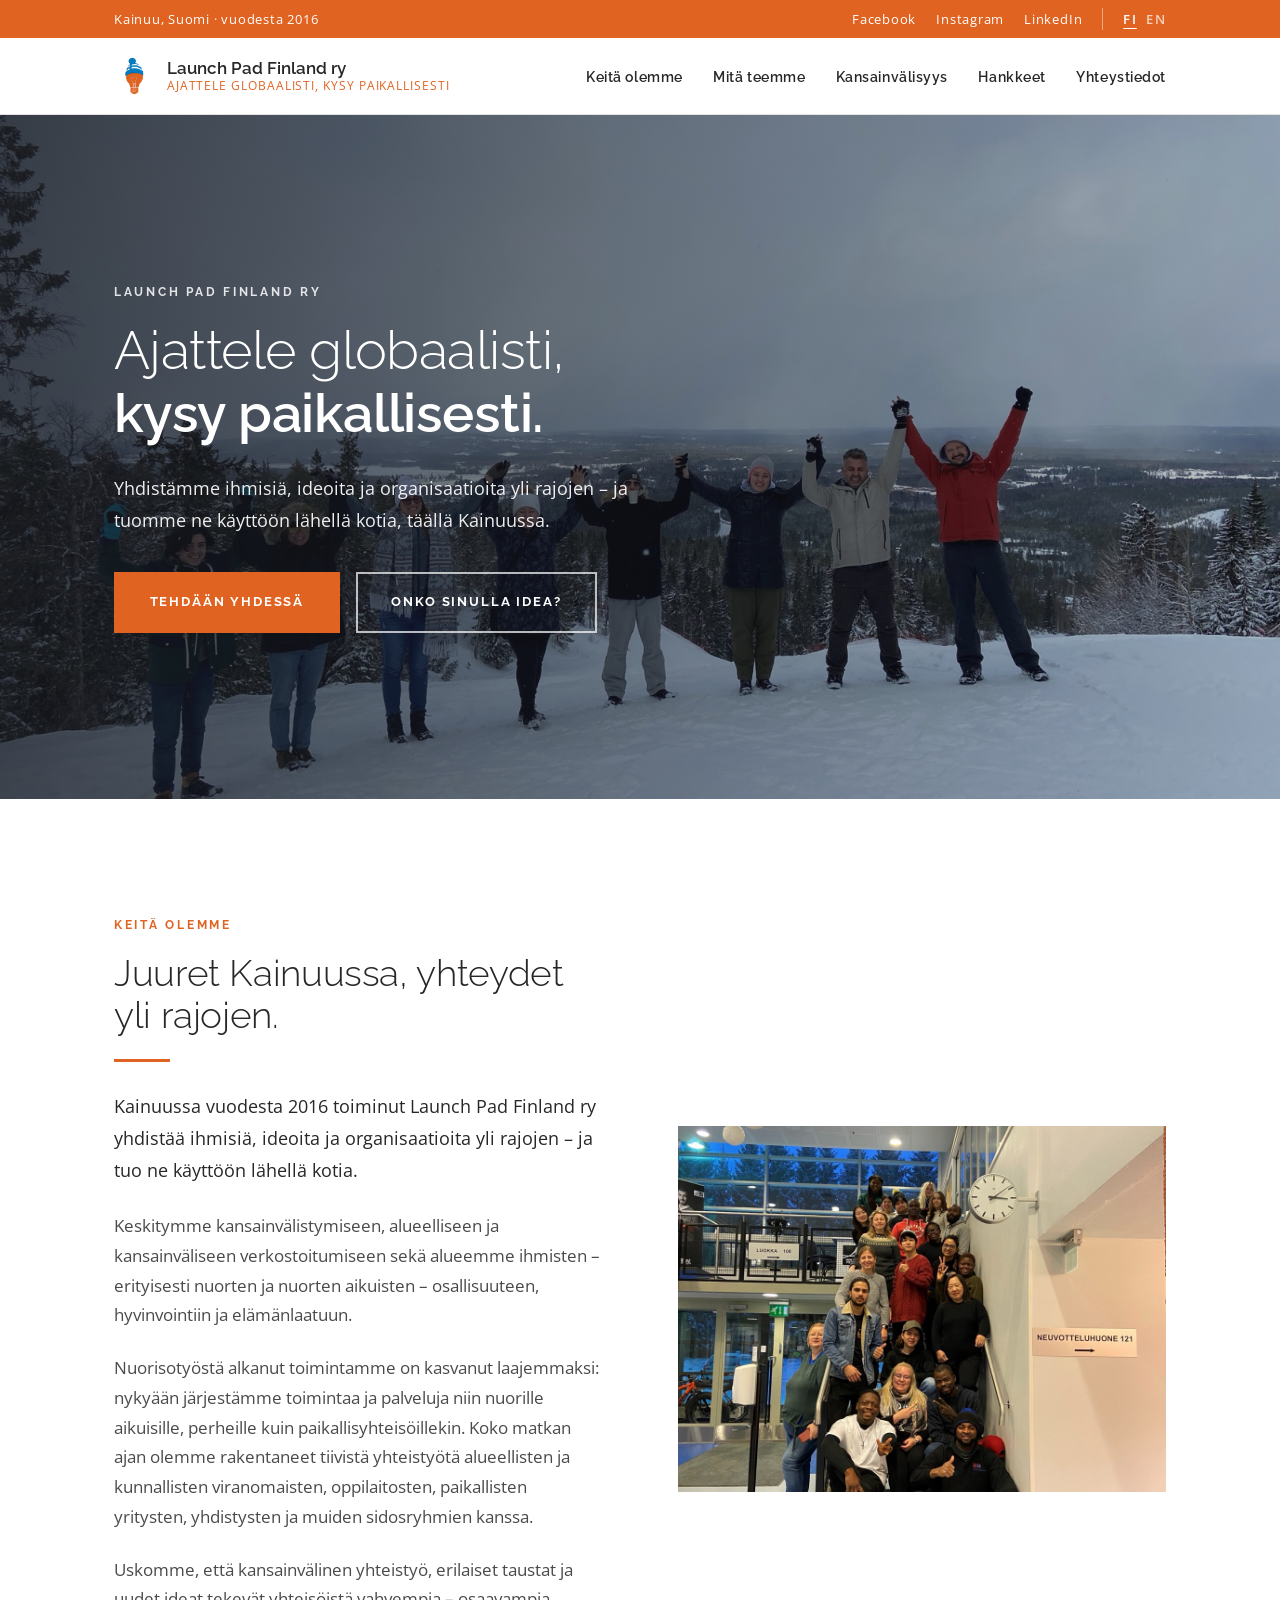
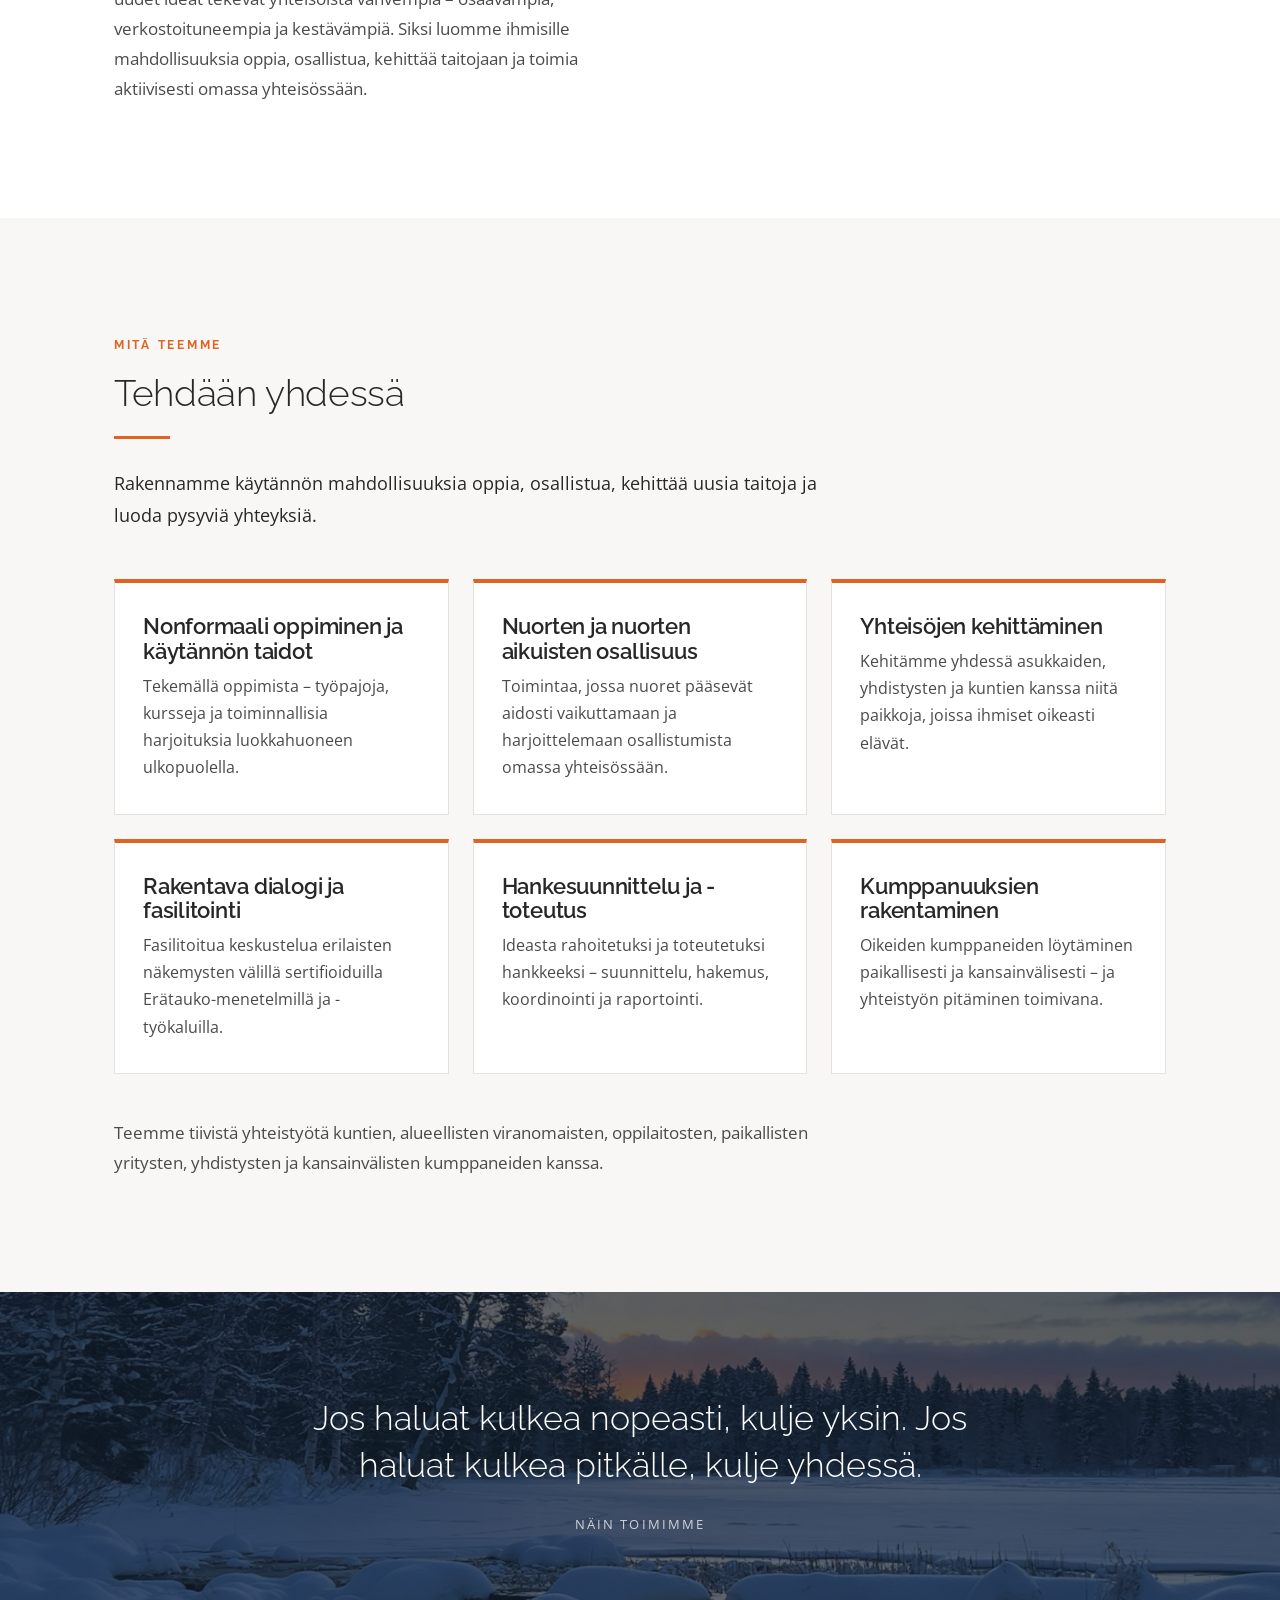
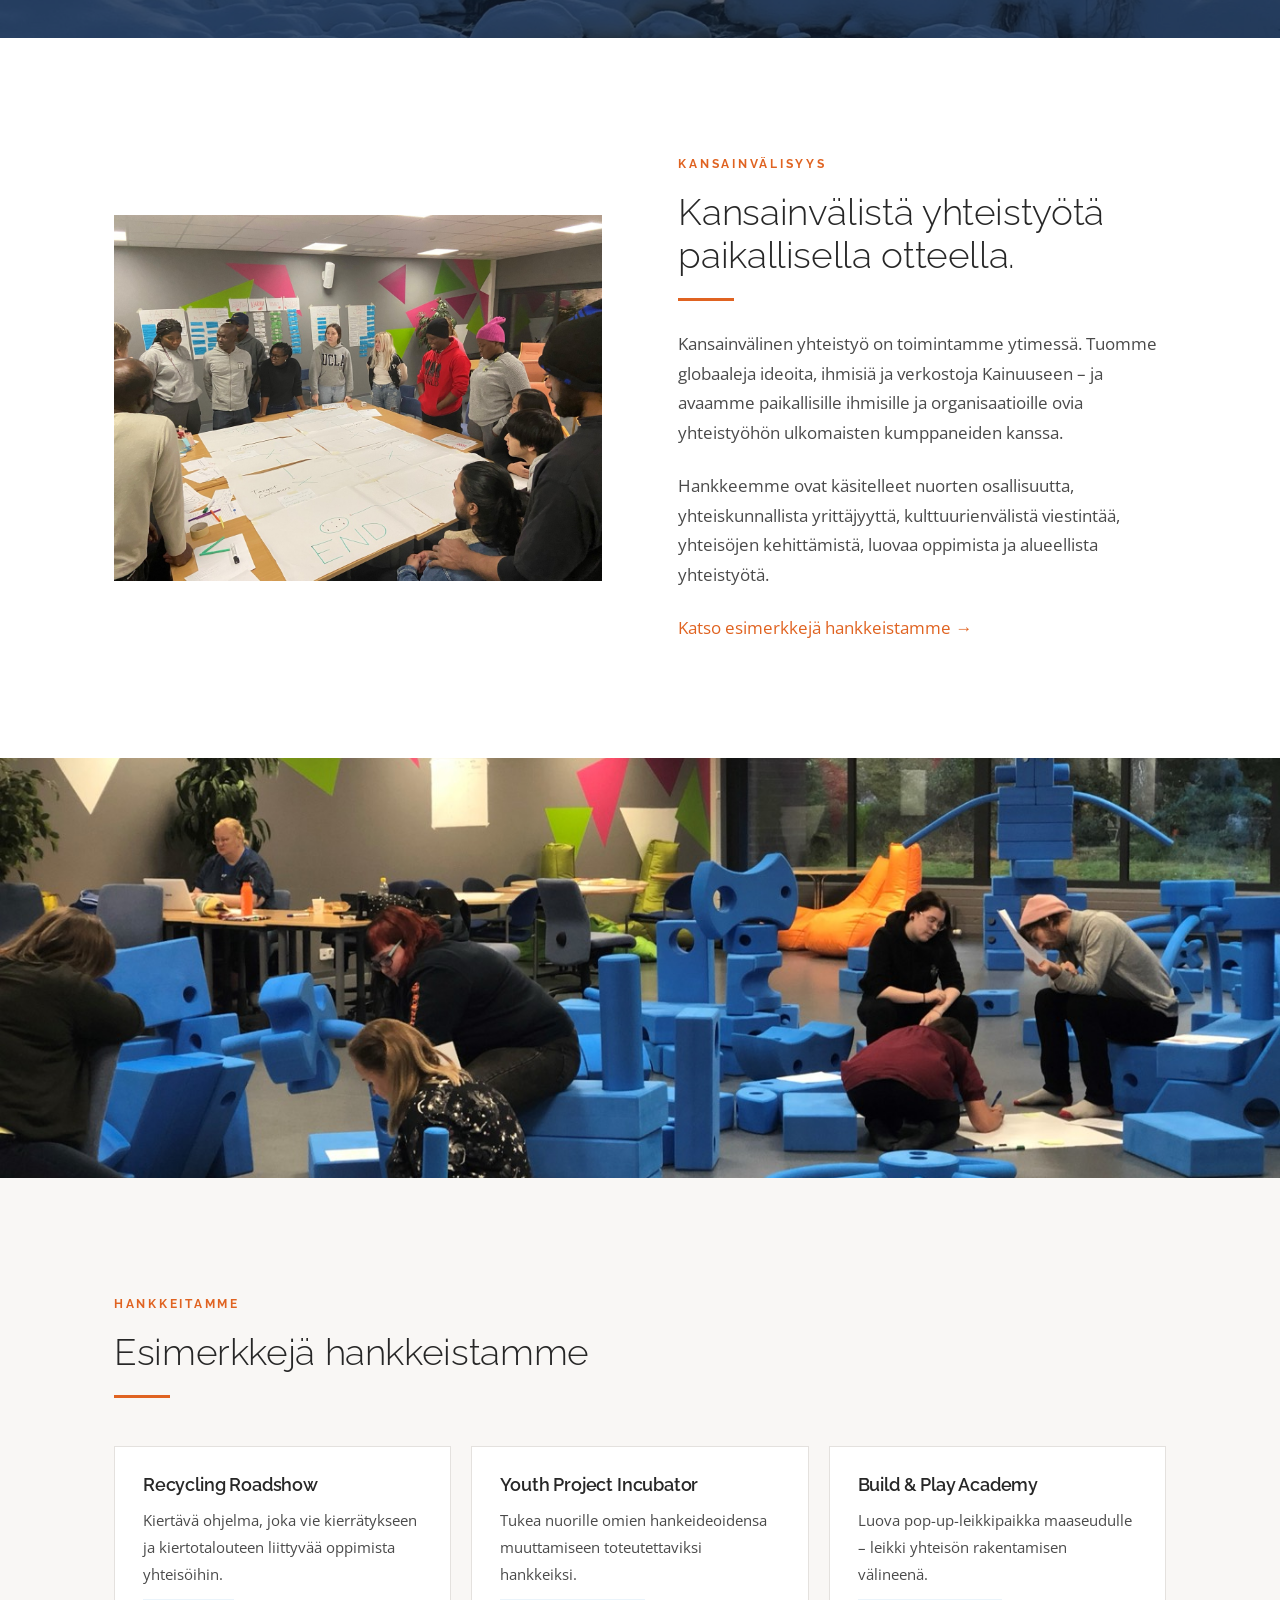
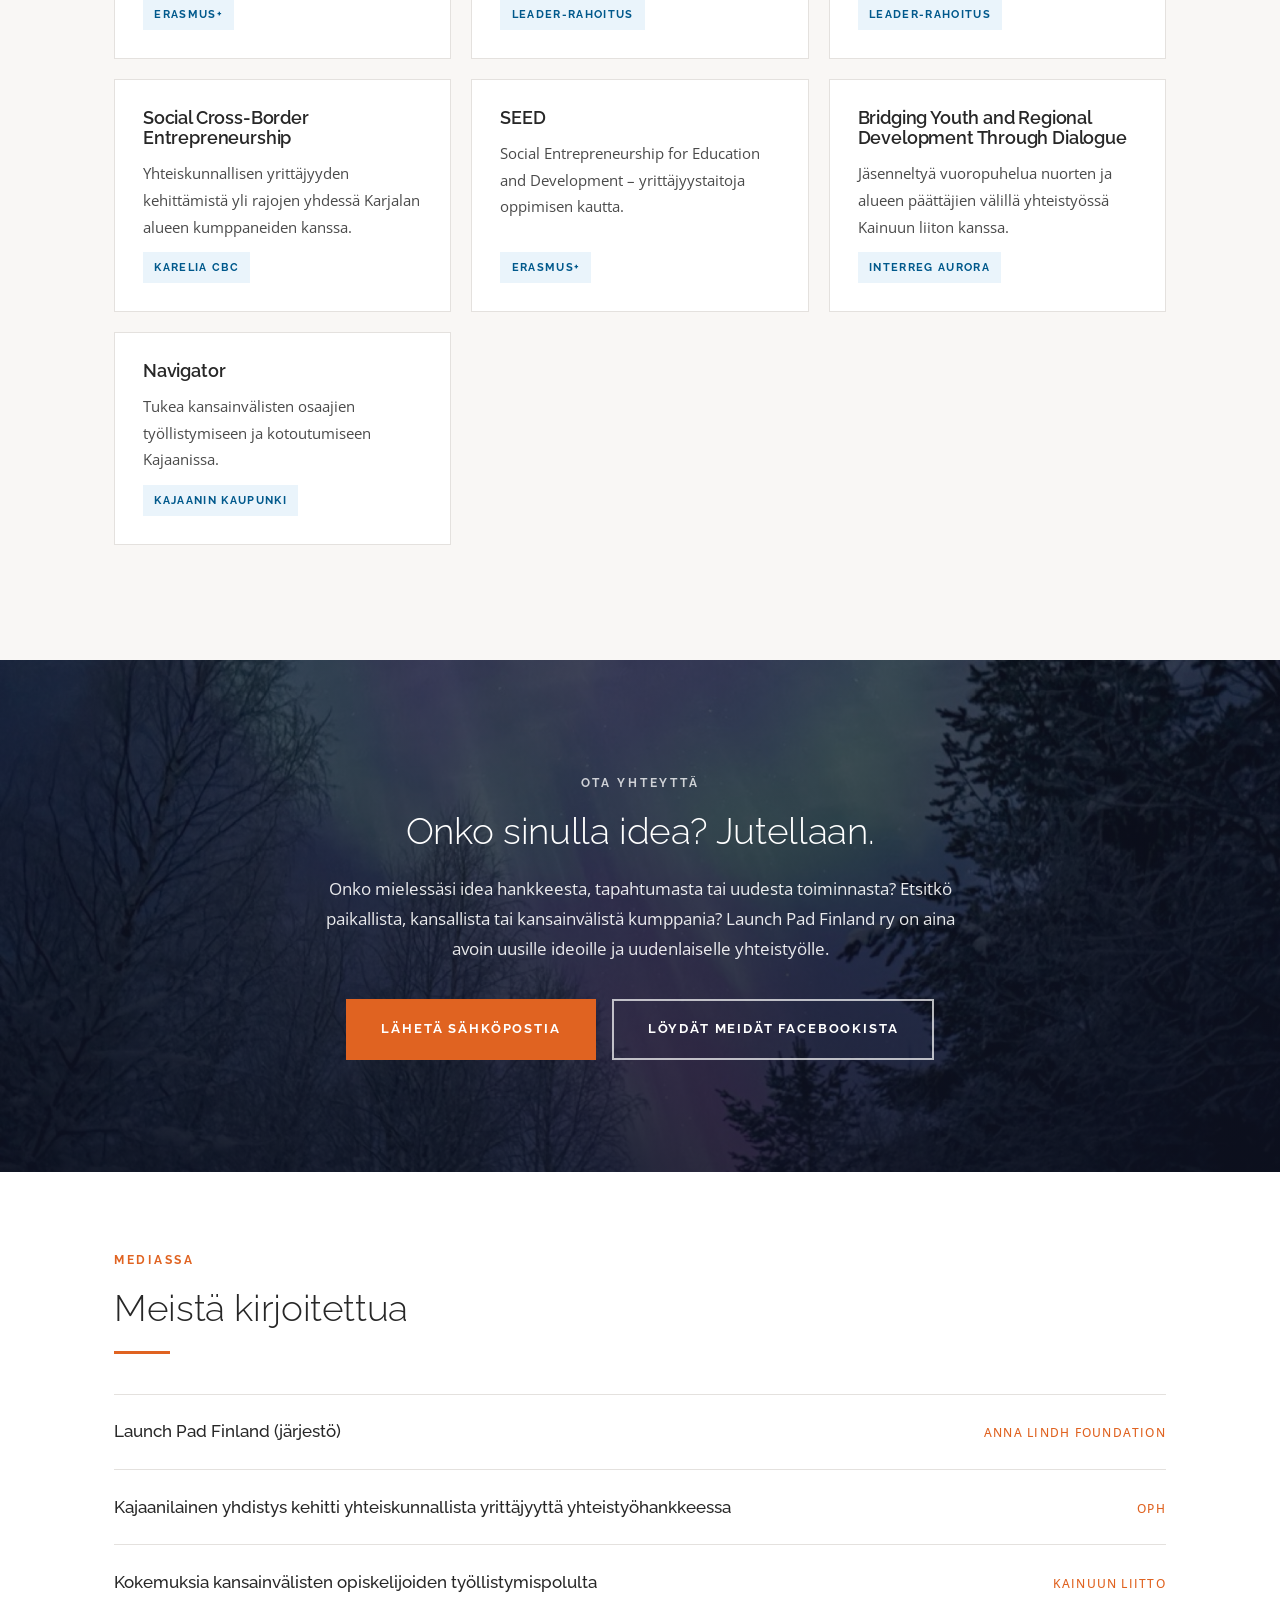
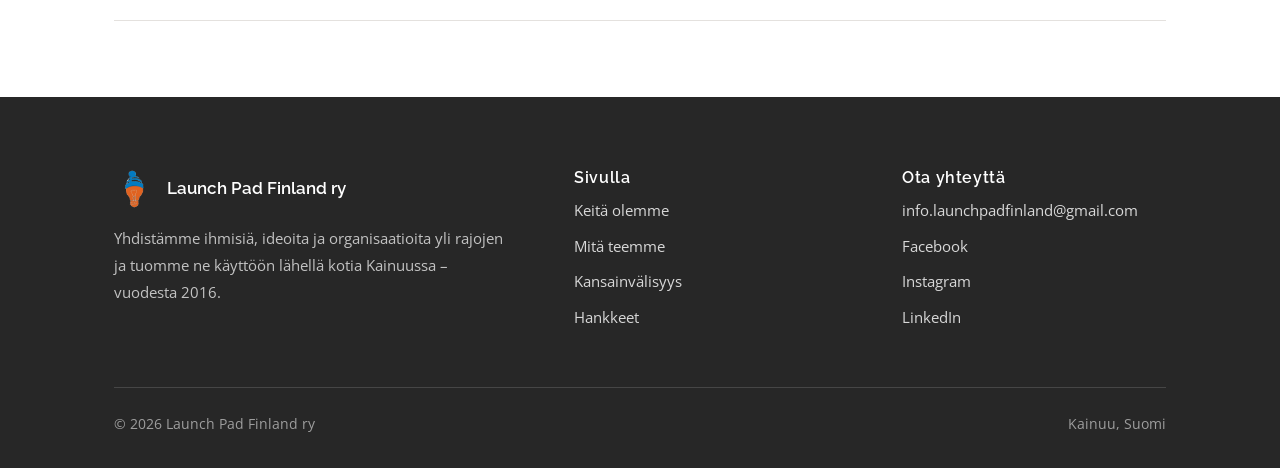
<file: index.html>
<!DOCTYPE html>
<html lang="fi">
<head>
<meta charset="utf-8">
<meta name="viewport" content="width=device-width, initial-scale=1">
<title>Launch Pad Finland ry — Ajattele globaalisti, kysy paikallisesti.</title>
<meta name="description" content="Kainuussa vuodesta 2016 toiminut Launch Pad Finland ry yhdistää ihmisiä, ideoita ja organisaatioita yli rajojen – ja tuo ne käyttöön lähellä kotia.">
<meta property="og:title" content="Launch Pad Finland ry — Ajattele globaalisti, kysy paikallisesti.">
<meta property="og:description" content="Kansainvälistymistä, verkostoitumista sekä kainuulaisten osallisuutta ja hyvinvointia.">
<meta property="og:type" content="website">
<meta property="og:image" content="assets/img/hero.jpg">
<meta name="robots" content="noindex, nofollow">
<meta property="og:locale" content="fi_FI">
<link rel="alternate" hreflang="fi" href="https://launchpadfinland.github.io/">
<link rel="alternate" hreflang="en" href="https://launchpadfinland.github.io/en/">
<link rel="alternate" hreflang="x-default" href="https://launchpadfinland.github.io/">
<link rel="icon" href="assets/img/logo.png">
<link rel="preconnect" href="https://fonts.googleapis.com">
<link rel="preconnect" href="https://fonts.gstatic.com" crossorigin>
<link href="https://fonts.googleapis.com/css2?family=Open+Sans:wght@400;600&family=Raleway:wght@300;400;500;600;700&display=swap" rel="stylesheet">
<link rel="stylesheet" href="assets/css/style.css">
</head>
<body>

<!-- Utility bar -------------------------------------------------------- -->
<div class="topbar">
  <div class="shell">
    <span>Kainuu, Suomi &middot; vuodesta 2016</span>
    <div class="topbar__links">
      <a href="https://www.facebook.com/launchpadfinland" target="_blank" rel="noopener">Facebook</a>
      <a href="https://www.instagram.com/launchpadfinland/" target="_blank" rel="noopener">Instagram</a>
      <a href="https://www.linkedin.com/company/launch-pad-finland/" target="_blank" rel="noopener">LinkedIn</a>
      <nav class="lang-switch" aria-label="Kieli / Language">
        <a href="./" lang="fi" hreflang="fi" aria-current="page">FI</a>
        <a href="en/" lang="en" hreflang="en">EN</a>
      </nav>
    </div>
  </div>
</div>

<!-- Header -------------------------------------------------------------- -->
<header class="site-header">
  <div class="shell">
    <a class="brand" href="#top">
      <img src="assets/img/logo.png" alt="Launch Pad Finland ry:n logo – hehkulamppu pipo päässä">
      <span class="brand__name">
        Launch Pad Finland ry
        <span class="brand__tag">Ajattele globaalisti, kysy paikallisesti</span>
      </span>
    </a>

    <button class="nav-toggle" aria-expanded="false" aria-controls="primary-nav" aria-label="Valikko">
      <span></span><span></span><span></span>
    </button>

    <nav class="nav" id="primary-nav">
      <ul>
        <li><a href="#about">Keitä olemme</a></li>
        <li><a href="#work">Mitä teemme</a></li>
        <li><a href="#international">Kansainvälisyys</a></li>
        <li><a href="#projects">Hankkeet</a></li>
        <li><a href="#contact">Yhteystiedot</a></li>
      </ul>
    </nav>
  </div>
</header>

<!-- Hero ---------------------------------------------------------------- -->
<section class="hero" id="top">
  <div class="hero__media">
    <img src="assets/img/hero.jpg" alt="Ryhmä lumisella vaaran laella Kainuussa kädet ilmassa">
  </div>
  <div class="shell">
    <div class="hero__inner">
      <p class="eyebrow hero__eyebrow">Launch Pad Finland ry</p>
      <h1>Ajattele globaalisti,<br><strong>kysy paikallisesti.</strong></h1>
      <p class="hero__sub">Yhdistämme ihmisiä, ideoita ja organisaatioita yli rajojen – ja tuomme ne käyttöön lähellä kotia, täällä Kainuussa.</p>
      <div class="hero__actions">
        <a class="btn" href="#work">Tehdään yhdessä</a>
        <a class="btn btn--ghost" href="#contact">Onko sinulla idea?</a>
      </div>
    </div>
  </div>
</section>

<!-- Who we are ---------------------------------------------------------- -->
<section class="section" id="about">
  <div class="shell split reveal">
    <div class="split__text">
      <p class="eyebrow">Keitä olemme</p>
      <h2>Juuret Kainuussa, yhteydet yli rajojen.</h2>
      <hr class="rule">
      <p class="lede">Kainuussa vuodesta 2016 toiminut Launch Pad Finland ry yhdistää ihmisiä, ideoita ja organisaatioita yli rajojen – ja tuo ne käyttöön lähellä kotia.</p>
      <p>Keskitymme kansainvälistymiseen, alueelliseen ja kansainväliseen verkostoitumiseen sekä alueemme ihmisten – erityisesti nuorten ja nuorten aikuisten – osallisuuteen, hyvinvointiin ja elämänlaatuun.</p>
      <p>Nuorisotyöstä alkanut toimintamme on kasvanut laajemmaksi: nykyään järjestämme toimintaa ja palveluja niin nuorille aikuisille, perheille kuin paikallisyhteisöillekin. Koko matkan ajan olemme rakentaneet tiivistä yhteistyötä alueellisten ja kunnallisten viranomaisten, oppilaitosten, paikallisten yritysten, yhdistysten ja muiden sidosryhmien kanssa.</p>
      <p>Uskomme, että kansainvälinen yhteistyö, erilaiset taustat ja uudet ideat tekevät yhteisöistä vahvempia – osaavampia, verkostoituneempia ja kestävämpiä. Siksi luomme ihmisille mahdollisuuksia oppia, osallistua, kehittää taitojaan ja toimia aktiivisesti omassa yhteisössään.</p>
    </div>
    <div class="split__media">
      <img src="assets/img/students.jpg" alt="Kansainvälinen ryhmä koolla portaikossa Kajaanissa">
    </div>
  </div>
</section>

<!-- What we do ---------------------------------------------------------- -->
<section class="section section--alt" id="work">
  <div class="shell reveal">
    <p class="eyebrow">Mitä teemme</p>
    <h2>Tehdään yhdessä</h2>
    <hr class="rule">
    <p class="lede" style="max-width:44rem">Rakennamme käytännön mahdollisuuksia oppia, osallistua, kehittää uusia taitoja ja luoda pysyviä yhteyksiä.</p>

    <div class="cards">
      <article class="card">
        <h3>Nonformaali oppiminen ja käytännön taidot</h3>
        <p>Tekemällä oppimista – työpajoja, kursseja ja toiminnallisia harjoituksia luokkahuoneen ulkopuolella.</p>
      </article>
      <article class="card">
        <h3>Nuorten ja nuorten aikuisten osallisuus</h3>
        <p>Toimintaa, jossa nuoret pääsevät aidosti vaikuttamaan ja harjoittelemaan osallistumista omassa yhteisössään.</p>
      </article>
      <article class="card">
        <h3>Yhteisöjen kehittäminen</h3>
        <p>Kehitämme yhdessä asukkaiden, yhdistysten ja kuntien kanssa niitä paikkoja, joissa ihmiset oikeasti elävät.</p>
      </article>
      <article class="card">
        <h3>Rakentava dialogi ja fasilitointi</h3>
        <p>Fasilitoitua keskustelua erilaisten näkemysten välillä sertifioiduilla Erätauko-menetelmillä ja -työkaluilla.</p>
      </article>
      <article class="card">
        <h3>Hankesuunnittelu ja -toteutus</h3>
        <p>Ideasta rahoitetuksi ja toteutetuksi hankkeeksi – suunnittelu, hakemus, koordinointi ja raportointi.</p>
      </article>
      <article class="card">
        <h3>Kumppanuuksien rakentaminen</h3>
        <p>Oikeiden kumppaneiden löytäminen paikallisesti ja kansainvälisesti – ja yhteistyön pitäminen toimivana.</p>
      </article>
    </div>

    <p style="margin-top:2.75rem;max-width:44rem">Teemme tiivistä yhteistyötä kuntien, alueellisten viranomaisten, oppilaitosten, paikallisten yritysten, yhdistysten ja kansainvälisten kumppaneiden kanssa.</p>
  </div>
</section>

<!-- Pull quote ---------------------------------------------------------- -->
<section class="quote">
  <div class="quote__media">
    <img src="assets/img/kainuu.jpg" alt="Luminen joki iltahämärässä Kainuussa">
  </div>
  <div class="shell">
    <blockquote>Jos haluat kulkea nopeasti, kulje yksin. Jos haluat kulkea pitkälle, kulje yhdessä.</blockquote>
    <cite>Näin toimimme</cite>
  </div>
</section>

<!-- International ------------------------------------------------------- -->
<section class="section" id="international">
  <div class="shell split split--reverse reveal">
    <div class="split__text">
      <p class="eyebrow">Kansainvälisyys</p>
      <h2>Kansainvälistä yhteistyötä paikallisella otteella.</h2>
      <hr class="rule">
      <p>Kansainvälinen yhteistyö on toimintamme ytimessä. Tuomme globaaleja ideoita, ihmisiä ja verkostoja Kainuuseen – ja avaamme paikallisille ihmisille ja organisaatioille ovia yhteistyöhön ulkomaisten kumppaneiden kanssa.</p>
      <p>Hankkeemme ovat käsitelleet nuorten osallisuutta, yhteiskunnallista yrittäjyyttä, kulttuurienvälistä viestintää, yhteisöjen kehittämistä, luovaa oppimista ja alueellista yhteistyötä.</p>
      <p><a href="#projects">Katso esimerkkejä hankkeistamme &rarr;</a></p>
    </div>
    <div class="split__media">
      <img src="assets/img/team.jpg" alt="Kansainvälinen työpajaryhmä suunnittelemassa pöydän ääressä">
    </div>
  </div>
</section>

<!-- Build & Play band ---------------------------------------------------- -->
<section class="band">
  <img src="assets/img/workshop.jpg" alt="Aikuisia rakentamassa pop-up-leikkipaikkaa suurista sinisistä vaahtomuovipalikoista Build &amp; Play Academyssa">
</section>

<!-- Projects ------------------------------------------------------------ -->
<section class="section section--alt" id="projects">
  <div class="shell reveal">
    <p class="eyebrow">Hankkeitamme</p>
    <h2>Esimerkkejä hankkeistamme</h2>
    <hr class="rule">

    <div class="projects">
      <article class="project">
        <h3>Recycling Roadshow</h3>
        <p>Kiertävä ohjelma, joka vie kierrätykseen ja kiertotalouteen liittyvää oppimista yhteisöihin.</p>
        <span class="tag">Erasmus+</span>
      </article>
      <article class="project">
        <h3>Youth Project Incubator</h3>
        <p>Tukea nuorille omien hankeideoidensa muuttamiseen toteutettaviksi hankkeiksi.</p>
        <span class="tag">Leader-rahoitus</span>
      </article>
      <article class="project">
        <h3>Build &amp; Play Academy</h3>
        <p>Luova pop-up-leikkipaikka maaseudulle – leikki yhteisön rakentamisen välineenä.</p>
        <span class="tag">Leader-rahoitus</span>
      </article>
      <article class="project">
        <h3>Social Cross-Border Entrepreneurship</h3>
        <p>Yhteiskunnallisen yrittäjyyden kehittämistä yli rajojen yhdessä Karjalan alueen kumppaneiden kanssa.</p>
        <span class="tag">Karelia CBC</span>
      </article>
      <article class="project">
        <h3>SEED</h3>
        <p>Social Entrepreneurship for Education and Development – yrittäjyystaitoja oppimisen kautta.</p>
        <span class="tag">Erasmus+</span>
      </article>
      <article class="project">
        <h3>Bridging Youth and Regional Development Through Dialogue</h3>
        <p>Jäsenneltyä vuoropuhelua nuorten ja alueen päättäjien välillä yhteistyössä Kainuun liiton kanssa.</p>
        <span class="tag">Interreg Aurora</span>
      </article>
      <article class="project">
        <h3>Navigator</h3>
        <p>Tukea kansainvälisten osaajien työllistymiseen ja kotoutumiseen Kajaanissa.</p>
        <span class="tag">Kajaanin kaupunki</span>
      </article>
    </div>
  </div>
</section>

<!-- Contact CTA --------------------------------------------------------- -->
<section class="cta" id="contact">
  <div class="cta__media">
    <img src="assets/img/aurora.jpg" alt="Revontulet lumisen metsän yllä Kainuussa">
  </div>
  <div class="shell">
    <p class="eyebrow hero__eyebrow">Ota yhteyttä</p>
    <h2>Onko sinulla idea? Jutellaan.</h2>
    <p>Onko mielessäsi idea hankkeesta, tapahtumasta tai uudesta toiminnasta? Etsitkö paikallista, kansallista tai kansainvälistä kumppania? Launch Pad Finland ry on aina avoin uusille ideoille ja uudenlaiselle yhteistyölle.</p>
    <div class="cta__actions">
      <a class="btn" href="mailto:info.launchpadfinland@gmail.com">Lähetä sähköpostia</a>
      <a class="btn btn--ghost" href="https://www.facebook.com/launchpadfinland" target="_blank" rel="noopener">Löydät meidät Facebookista</a>
    </div>
  </div>
</section>

<!-- In the news --------------------------------------------------------- -->
<section class="section section--tight" id="news">
  <div class="shell reveal">
    <p class="eyebrow">Mediassa</p>
    <h2>Meistä kirjoitettua</h2>
    <hr class="rule">
    <ul class="news">
      <li>
        <a href="https://www.annalindhfoundation.org/" target="_blank" rel="noopener">
          <span>Launch Pad Finland (järjestö)</span>
          <span class="news__source">Anna Lindh Foundation</span>
        </a>
      </li>
      <li>
        <a href="https://www.oph.fi/" target="_blank" rel="noopener">
          <span>Kajaanilainen yhdistys kehitti yhteiskunnallista yrittäjyyttä yhteistyöhankkeessa</span>
          <span class="news__source">OPH</span>
        </a>
      </li>
      <li>
        <a href="https://kainuunliitto.fi/" target="_blank" rel="noopener">
          <span>Kokemuksia kansainvälisten opiskelijoiden työllistymispolulta</span>
          <span class="news__source">Kainuun liitto</span>
        </a>
      </li>
    </ul>
  </div>
</section>

<!-- Footer -------------------------------------------------------------- -->
<footer class="site-footer">
  <div class="shell">
    <div class="footer-grid">
      <div>
        <div class="brand" style="margin-bottom:1rem">
          <img src="assets/img/logo.png" alt="">
          <span class="brand__name">Launch Pad Finland ry</span>
        </div>
        <p>Yhdistämme ihmisiä, ideoita ja organisaatioita yli rajojen ja tuomme ne käyttöön lähellä kotia Kainuussa – vuodesta 2016.</p>
      </div>
      <div>
        <h3>Sivulla</h3>
        <ul>
          <li><a href="#about">Keitä olemme</a></li>
          <li><a href="#work">Mitä teemme</a></li>
          <li><a href="#international">Kansainvälisyys</a></li>
          <li><a href="#projects">Hankkeet</a></li>
        </ul>
      </div>
      <div>
        <h3>Ota yhteyttä</h3>
        <ul>
          <li><a href="mailto:info.launchpadfinland@gmail.com">info.launchpadfinland@gmail.com</a></li>
          <li><a href="https://www.facebook.com/launchpadfinland" target="_blank" rel="noopener">Facebook</a></li>
          <li><a href="https://www.instagram.com/launchpadfinland/" target="_blank" rel="noopener">Instagram</a></li>
          <li><a href="https://www.linkedin.com/company/launch-pad-finland/" target="_blank" rel="noopener">LinkedIn</a></li>
        </ul>
      </div>
    </div>
    <div class="footer-bottom">
      <span>&copy; <span id="year">2026</span> Launch Pad Finland ry</span>
      <span>Kainuu, Suomi</span>
    </div>
  </div>
</footer>

<script src="assets/js/main.js"></script>
</body>
</html>
</file>
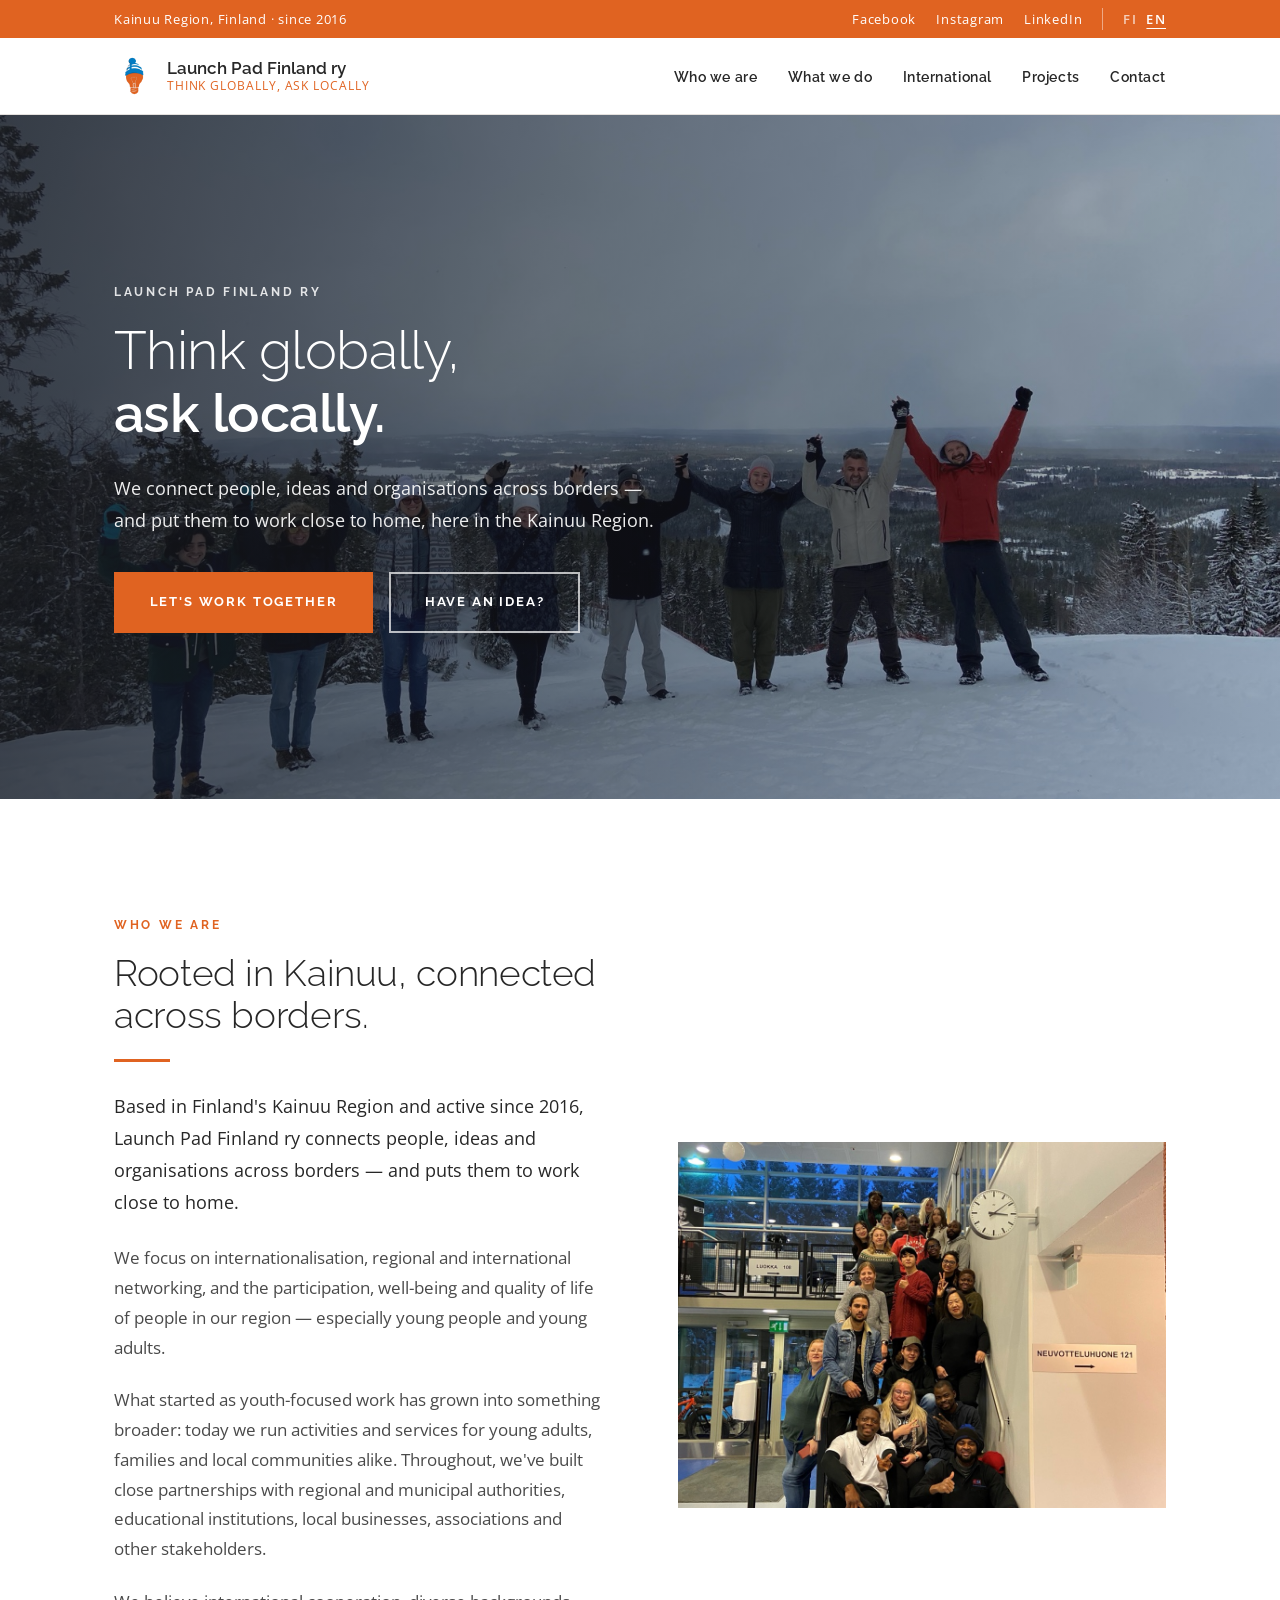
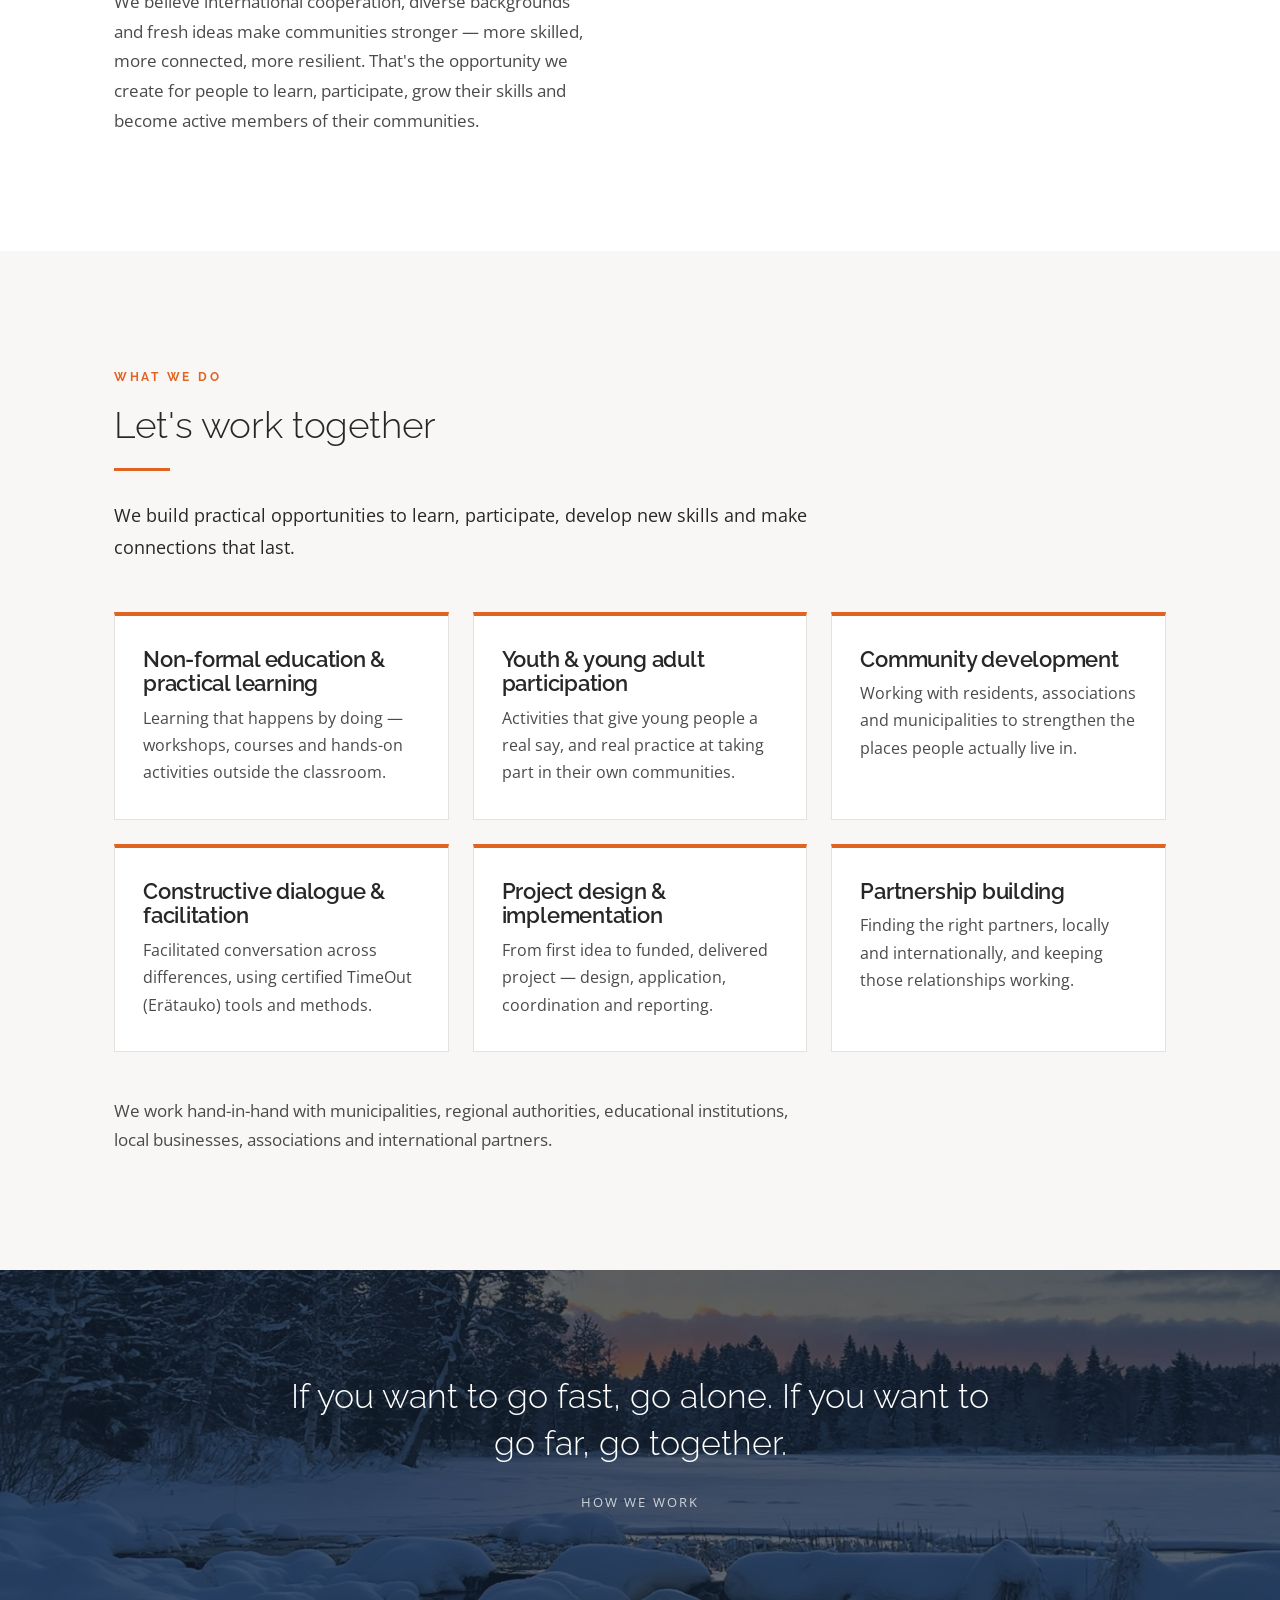
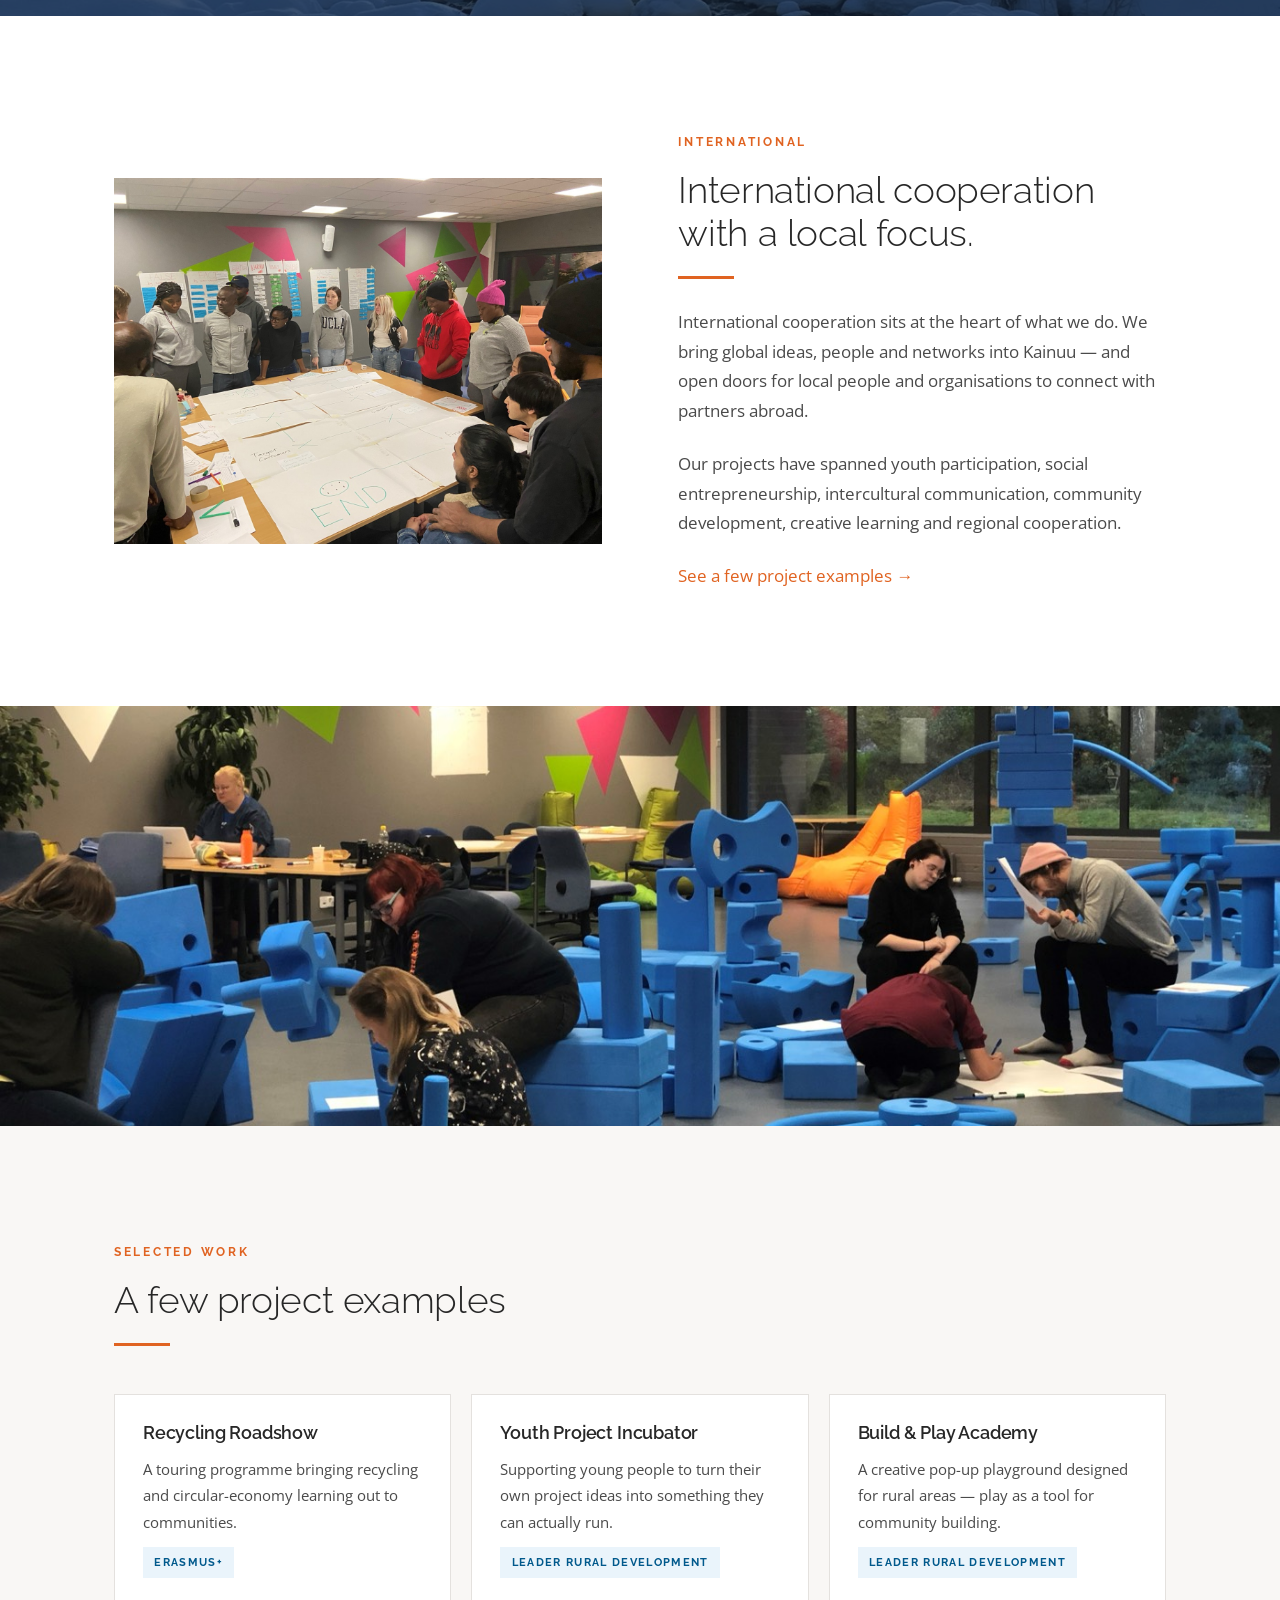
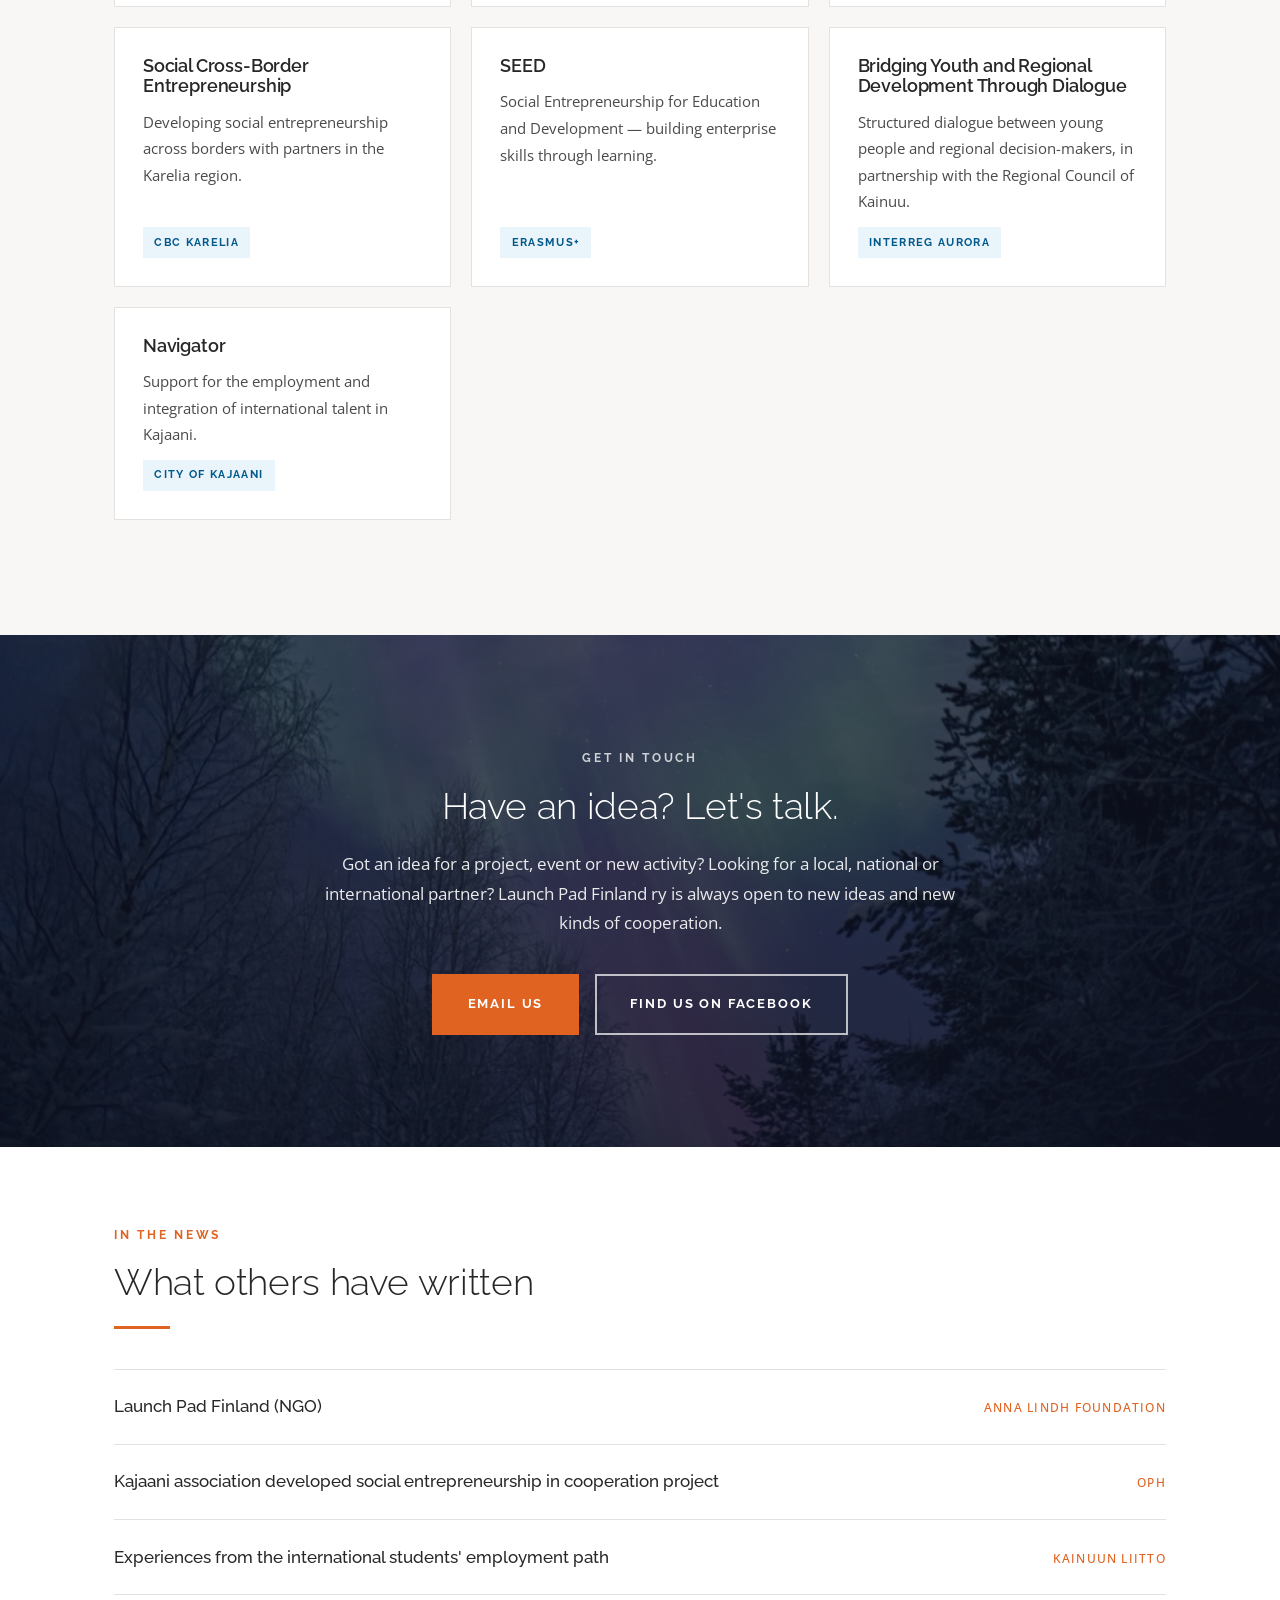
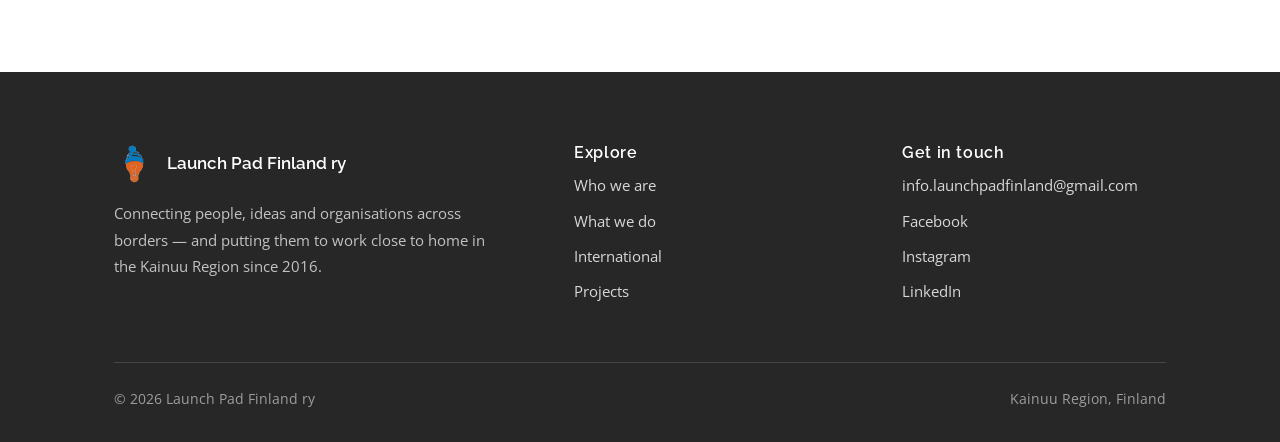
<file: en/index.html>
<!DOCTYPE html>
<html lang="en">
<head>
<meta charset="utf-8">
<meta name="viewport" content="width=device-width, initial-scale=1">
<title>Launch Pad Finland ry — Think globally, ask locally.</title>
<meta name="description" content="Based in Finland's Kainuu Region and active since 2016, Launch Pad Finland ry connects people, ideas and organisations across borders — and puts them to work close to home.">
<meta property="og:title" content="Launch Pad Finland ry — Think globally, ask locally.">
<meta property="og:description" content="Internationalisation, networking, and the participation and well-being of people in the Kainuu Region.">
<meta property="og:type" content="website">
<meta property="og:image" content="../assets/img/hero.jpg">
<meta name="robots" content="noindex, nofollow">
<meta property="og:locale" content="en_GB">
<link rel="alternate" hreflang="fi" href="https://launchpadfinland.github.io/">
<link rel="alternate" hreflang="en" href="https://launchpadfinland.github.io/en/">
<link rel="alternate" hreflang="x-default" href="https://launchpadfinland.github.io/">
<link rel="icon" href="../assets/img/logo.png">
<link rel="preconnect" href="https://fonts.googleapis.com">
<link rel="preconnect" href="https://fonts.gstatic.com" crossorigin>
<link href="https://fonts.googleapis.com/css2?family=Open+Sans:wght@400;600&family=Raleway:wght@300;400;500;600;700&display=swap" rel="stylesheet">
<link rel="stylesheet" href="../assets/css/style.css">
</head>
<body>

<!-- Utility bar -------------------------------------------------------- -->
<div class="topbar">
  <div class="shell">
    <span>Kainuu Region, Finland &middot; since 2016</span>
    <div class="topbar__links">
      <a href="https://www.facebook.com/launchpadfinland" target="_blank" rel="noopener">Facebook</a>
      <a href="https://www.instagram.com/launchpadfinland/" target="_blank" rel="noopener">Instagram</a>
      <a href="https://www.linkedin.com/company/launch-pad-finland/" target="_blank" rel="noopener">LinkedIn</a>
      <nav class="lang-switch" aria-label="Language / Kieli">
        <a href="../" lang="fi" hreflang="fi">FI</a>
        <a href="./" lang="en" hreflang="en" aria-current="page">EN</a>
      </nav>
    </div>
  </div>
</div>

<!-- Header -------------------------------------------------------------- -->
<header class="site-header">
  <div class="shell">
    <a class="brand" href="#top">
      <img src="../assets/img/logo.png" alt="Launch Pad Finland ry logo — a lightbulb in a winter hat">
      <span class="brand__name">
        Launch Pad Finland ry
        <span class="brand__tag">Think globally, ask locally</span>
      </span>
    </a>

    <button class="nav-toggle" aria-expanded="false" aria-controls="primary-nav" aria-label="Menu">
      <span></span><span></span><span></span>
    </button>

    <nav class="nav" id="primary-nav">
      <ul>
        <li><a href="#about">Who we are</a></li>
        <li><a href="#work">What we do</a></li>
        <li><a href="#international">International</a></li>
        <li><a href="#projects">Projects</a></li>
        <li><a href="#contact">Contact</a></li>
      </ul>
    </nav>
  </div>
</header>

<!-- Hero ---------------------------------------------------------------- -->
<section class="hero" id="top">
  <div class="hero__media">
    <img src="../assets/img/hero.jpg" alt="A group standing on a snowy hilltop in Kainuu with their arms raised">
  </div>
  <div class="shell">
    <div class="hero__inner">
      <p class="eyebrow hero__eyebrow">Launch Pad Finland ry</p>
      <h1>Think globally,<br><strong>ask locally.</strong></h1>
      <p class="hero__sub">We connect people, ideas and organisations across borders — and put them to work close to home, here in the Kainuu Region.</p>
      <div class="hero__actions">
        <a class="btn" href="#work">Let's work together</a>
        <a class="btn btn--ghost" href="#contact">Have an idea?</a>
      </div>
    </div>
  </div>
</section>

<!-- Who we are ---------------------------------------------------------- -->
<section class="section" id="about">
  <div class="shell split reveal">
    <div class="split__text">
      <p class="eyebrow">Who we are</p>
      <h2>Rooted in Kainuu, connected across borders.</h2>
      <hr class="rule">
      <p class="lede">Based in Finland's Kainuu Region and active since 2016, Launch Pad Finland ry connects people, ideas and organisations across borders — and puts them to work close to home.</p>
      <p>We focus on internationalisation, regional and international networking, and the participation, well-being and quality of life of people in our region — especially young people and young adults.</p>
      <p>What started as youth-focused work has grown into something broader: today we run activities and services for young adults, families and local communities alike. Throughout, we've built close partnerships with regional and municipal authorities, educational institutions, local businesses, associations and other stakeholders.</p>
      <p>We believe international cooperation, diverse backgrounds and fresh ideas make communities stronger — more skilled, more connected, more resilient. That's the opportunity we create for people to learn, participate, grow their skills and become active members of their communities.</p>
    </div>
    <div class="split__media">
      <img src="../assets/img/students.jpg" alt="An international group gathered together on a staircase in Kajaani">
    </div>
  </div>
</section>

<!-- What we do ---------------------------------------------------------- -->
<section class="section section--alt" id="work">
  <div class="shell reveal">
    <p class="eyebrow">What we do</p>
    <h2>Let's work together</h2>
    <hr class="rule">
    <p class="lede" style="max-width:44rem">We build practical opportunities to learn, participate, develop new skills and make connections that last.</p>

    <div class="cards">
      <article class="card">
        <h3>Non-formal education &amp; practical learning</h3>
        <p>Learning that happens by doing — workshops, courses and hands-on activities outside the classroom.</p>
      </article>
      <article class="card">
        <h3>Youth &amp; young adult participation</h3>
        <p>Activities that give young people a real say, and real practice at taking part in their own communities.</p>
      </article>
      <article class="card">
        <h3>Community development</h3>
        <p>Working with residents, associations and municipalities to strengthen the places people actually live in.</p>
      </article>
      <article class="card">
        <h3>Constructive dialogue &amp; facilitation</h3>
        <p>Facilitated conversation across differences, using certified TimeOut (Erätauko) tools and methods.</p>
      </article>
      <article class="card">
        <h3>Project design &amp; implementation</h3>
        <p>From first idea to funded, delivered project — design, application, coordination and reporting.</p>
      </article>
      <article class="card">
        <h3>Partnership building</h3>
        <p>Finding the right partners, locally and internationally, and keeping those relationships working.</p>
      </article>
    </div>

    <p style="margin-top:2.75rem;max-width:44rem">We work hand-in-hand with municipalities, regional authorities, educational institutions, local businesses, associations and international partners.</p>
  </div>
</section>

<!-- Pull quote ---------------------------------------------------------- -->
<section class="quote">
  <div class="quote__media">
    <img src="../assets/img/kainuu.jpg" alt="A snow-covered river at dusk in the Kainuu Region">
  </div>
  <div class="shell">
    <blockquote>If you want to go fast, go alone. If you want to go far, go together.</blockquote>
    <cite>How we work</cite>
  </div>
</section>

<!-- International ------------------------------------------------------- -->
<section class="section" id="international">
  <div class="shell split split--reverse reveal">
    <div class="split__text">
      <p class="eyebrow">International</p>
      <h2>International cooperation with a local focus.</h2>
      <hr class="rule">
      <p>International cooperation sits at the heart of what we do. We bring global ideas, people and networks into Kainuu — and open doors for local people and organisations to connect with partners abroad.</p>
      <p>Our projects have spanned youth participation, social entrepreneurship, intercultural communication, community development, creative learning and regional cooperation.</p>
      <p><a href="#projects">See a few project examples &rarr;</a></p>
    </div>
    <div class="split__media">
      <img src="../assets/img/team.jpg" alt="An international workshop group working around a table covered in plans">
    </div>
  </div>
</section>

<!-- Build & Play band ---------------------------------------------------- -->
<section class="band">
  <img src="../assets/img/workshop.jpg" alt="Adults building a pop-up playground from large blue foam blocks at a Build &amp; Play Academy session">
</section>

<!-- Projects ------------------------------------------------------------ -->
<section class="section section--alt" id="projects">
  <div class="shell reveal">
    <p class="eyebrow">Selected work</p>
    <h2>A few project examples</h2>
    <hr class="rule">

    <div class="projects">
      <article class="project">
        <h3>Recycling Roadshow</h3>
        <p>A touring programme bringing recycling and circular-economy learning out to communities.</p>
        <span class="tag">Erasmus+</span>
      </article>
      <article class="project">
        <h3>Youth Project Incubator</h3>
        <p>Supporting young people to turn their own project ideas into something they can actually run.</p>
        <span class="tag">Leader rural development</span>
      </article>
      <article class="project">
        <h3>Build &amp; Play Academy</h3>
        <p>A creative pop-up playground designed for rural areas — play as a tool for community building.</p>
        <span class="tag">Leader rural development</span>
      </article>
      <article class="project">
        <h3>Social Cross-Border Entrepreneurship</h3>
        <p>Developing social entrepreneurship across borders with partners in the Karelia region.</p>
        <span class="tag">CBC Karelia</span>
      </article>
      <article class="project">
        <h3>SEED</h3>
        <p>Social Entrepreneurship for Education and Development — building enterprise skills through learning.</p>
        <span class="tag">Erasmus+</span>
      </article>
      <article class="project">
        <h3>Bridging Youth and Regional Development Through Dialogue</h3>
        <p>Structured dialogue between young people and regional decision-makers, in partnership with the Regional Council of Kainuu.</p>
        <span class="tag">Interreg Aurora</span>
      </article>
      <article class="project">
        <h3>Navigator</h3>
        <p>Support for the employment and integration of international talent in Kajaani.</p>
        <span class="tag">City of Kajaani</span>
      </article>
    </div>
  </div>
</section>

<!-- Contact CTA --------------------------------------------------------- -->
<section class="cta" id="contact">
  <div class="cta__media">
    <img src="../assets/img/aurora.jpg" alt="The northern lights over a snowy forest in Kainuu">
  </div>
  <div class="shell">
    <p class="eyebrow hero__eyebrow">Get in touch</p>
    <h2>Have an idea? Let's talk.</h2>
    <p>Got an idea for a project, event or new activity? Looking for a local, national or international partner? Launch Pad Finland ry is always open to new ideas and new kinds of cooperation.</p>
    <div class="cta__actions">
      <a class="btn" href="mailto:info.launchpadfinland@gmail.com">Email us</a>
      <a class="btn btn--ghost" href="https://www.facebook.com/launchpadfinland" target="_blank" rel="noopener">Find us on Facebook</a>
    </div>
  </div>
</section>

<!-- In the news --------------------------------------------------------- -->
<section class="section section--tight" id="news">
  <div class="shell reveal">
    <p class="eyebrow">In the news</p>
    <h2>What others have written</h2>
    <hr class="rule">
    <ul class="news">
      <li>
        <a href="https://www.annalindhfoundation.org/" target="_blank" rel="noopener">
          <span>Launch Pad Finland (NGO)</span>
          <span class="news__source">Anna Lindh Foundation</span>
        </a>
      </li>
      <li>
        <a href="https://www.oph.fi/" target="_blank" rel="noopener">
          <span>Kajaani association developed social entrepreneurship in cooperation project</span>
          <span class="news__source">OPH</span>
        </a>
      </li>
      <li>
        <a href="https://kainuunliitto.fi/" target="_blank" rel="noopener">
          <span>Experiences from the international students' employment path</span>
          <span class="news__source">Kainuun Liitto</span>
        </a>
      </li>
    </ul>
  </div>
</section>

<!-- Footer -------------------------------------------------------------- -->
<footer class="site-footer">
  <div class="shell">
    <div class="footer-grid">
      <div>
        <div class="brand" style="margin-bottom:1rem">
          <img src="../assets/img/logo.png" alt="">
          <span class="brand__name">Launch Pad Finland ry</span>
        </div>
        <p>Connecting people, ideas and organisations across borders — and putting them to work close to home in the Kainuu Region since 2016.</p>
      </div>
      <div>
        <h3>Explore</h3>
        <ul>
          <li><a href="#about">Who we are</a></li>
          <li><a href="#work">What we do</a></li>
          <li><a href="#international">International</a></li>
          <li><a href="#projects">Projects</a></li>
        </ul>
      </div>
      <div>
        <h3>Get in touch</h3>
        <ul>
          <li><a href="mailto:info.launchpadfinland@gmail.com">info.launchpadfinland@gmail.com</a></li>
          <li><a href="https://www.facebook.com/launchpadfinland" target="_blank" rel="noopener">Facebook</a></li>
          <li><a href="https://www.instagram.com/launchpadfinland/" target="_blank" rel="noopener">Instagram</a></li>
          <li><a href="https://www.linkedin.com/company/launch-pad-finland/" target="_blank" rel="noopener">LinkedIn</a></li>
        </ul>
      </div>
    </div>
    <div class="footer-bottom">
      <span>&copy; <span id="year">2026</span> Launch Pad Finland ry</span>
      <span>Kainuu Region, Finland</span>
    </div>
  </div>
</footer>

<script src="../assets/js/main.js"></script>
</body>
</html>
</file>
<file: assets/css/style.css>
/* ==========================================================================
   Launch Pad Finland ry — landing page styles
   Design system mirrors mukanary.fi: full-bleed photo hero, light-weight
   Raleway headings, Open Sans body, orange accent, generous whitespace.
   Brand colours are sampled from the LPF logo (orange bulb, blue hat).
   ========================================================================== */

:root {
  --orange:       #E06321;
  --orange-dark:  #B94D18;
  --orange-soft:  #FDF3EC;
  --blue:         #027BC2;
  --blue-dark:    #01598C;
  --ink:          #272727;
  --ink-soft:     #4A4A4A;
  --line:         #E4E1DE;
  --paper:        #FFFFFF;
  --paper-alt:    #F9F7F5;

  --shell:        1180px;
  --gutter:       clamp(1.25rem, 5vw, 4rem);
  --section-y:    clamp(4.5rem, 9vw, 8rem);

  --font-head: "Raleway", "Helvetica Neue", Arial, sans-serif;
  --font-body: "Open Sans", "Helvetica Neue", Arial, sans-serif;
}

* { box-sizing: border-box; }

html { scroll-behavior: smooth; scroll-padding-top: 84px; }

body {
  margin: 0;
  font-family: var(--font-body);
  font-size: 1.0625rem;
  line-height: 1.75;
  color: var(--ink-soft);
  background: var(--paper);
  -webkit-font-smoothing: antialiased;
}

img { max-width: 100%; display: block; }

a { color: var(--orange); text-decoration: none; }
a:hover { color: var(--orange-dark); text-decoration: underline; }

h1, h2, h3, h4 {
  font-family: var(--font-head);
  color: var(--ink);
  font-weight: 300;
  line-height: 1.15;
  letter-spacing: -0.01em;
  margin: 0 0 0.6em;
}

h1 { font-size: clamp(2.1rem, 5.2vw, 3.4rem); }
h2 { font-size: clamp(1.6rem, 3.4vw, 2.3rem); }
h3 { font-size: clamp(1.15rem, 2vw, 1.35rem); font-weight: 600; }

p { margin: 0 0 1.35em; }
p:last-child { margin-bottom: 0; }

/* --- shared layout primitives -------------------------------------------- */

.shell {
  width: 100%;
  max-width: var(--shell);
  margin-inline: auto;
  padding-inline: var(--gutter);
}

.section { padding-block: var(--section-y); }
.section--alt { background: var(--paper-alt); }
.section--tight { padding-block: clamp(3rem, 6vw, 5rem); }

/* The small orange all-caps label that sits above each major heading —
   lifted straight from the reference site's "WHAT WE DO" eyebrow. */
.eyebrow {
  font-family: var(--font-head);
  font-size: 0.78rem;
  font-weight: 700;
  letter-spacing: 0.22em;
  text-transform: uppercase;
  color: var(--orange);
  margin: 0 0 1rem;
}

.lede { font-size: 1.15rem; color: var(--ink); }

.rule {
  width: 56px;
  height: 3px;
  background: var(--orange);
  border: 0;
  margin: 0 0 1.75rem;
}

/* --- buttons -------------------------------------------------------------- */

.btn {
  display: inline-block;
  font-family: var(--font-head);
  font-size: 0.82rem;
  font-weight: 700;
  letter-spacing: 0.14em;
  text-transform: uppercase;
  padding: 1.05rem 2.1rem;
  background: var(--orange);
  color: #fff;
  border: 2px solid var(--orange);
  transition: background .2s ease, border-color .2s ease, color .2s ease;
}
.btn:hover { background: var(--orange-dark); border-color: var(--orange-dark); color: #fff; text-decoration: none; }

.btn--ghost { background: transparent; color: #fff; border-color: rgba(255,255,255,.7); }
.btn--ghost:hover { background: #fff; border-color: #fff; color: var(--ink); }

/* --- top utility bar ------------------------------------------------------ */

.topbar {
  background: var(--orange);
  color: #fff;
  font-size: 0.8rem;
  letter-spacing: 0.06em;
}
.topbar .shell {
  display: flex;
  justify-content: space-between;
  align-items: center;
  gap: 1rem;
  min-height: 38px;
  flex-wrap: wrap;
}
.topbar a { color: #fff; }
.topbar a:hover { color: #fff; text-decoration: underline; }
.topbar__links { display: flex; gap: 1.25rem; }

/* --- site header ---------------------------------------------------------- */

.site-header {
  position: sticky;
  top: 0;
  z-index: 60;
  background: rgba(255,255,255,.96);
  backdrop-filter: blur(6px);
  border-bottom: 1px solid var(--line);
}
.site-header .shell {
  display: flex;
  align-items: center;
  justify-content: space-between;
  gap: 1.5rem;
  min-height: 76px;
}

.brand { display: flex; align-items: center; gap: .8rem; }
.brand:hover { text-decoration: none; }
.brand img { width: 40px; height: auto; }
.brand__name {
  font-family: var(--font-head);
  font-weight: 600;
  font-size: 1.08rem;
  color: var(--ink);
  line-height: 1.15;
}
.brand__tag {
  display: block;
  white-space: nowrap;
  font-family: var(--font-body);
  font-size: 0.72rem;
  font-weight: 400;
  letter-spacing: 0.08em;
  text-transform: uppercase;
  color: var(--orange);
}

.nav ul {
  display: flex;
  gap: 1.9rem;
  list-style: none;
  margin: 0;
  padding: 0;
}
.nav a {
  white-space: nowrap;
  font-family: var(--font-head);
  font-size: 0.87rem;
  font-weight: 600;
  letter-spacing: 0.04em;
  color: var(--ink);
  padding-block: .4rem;
  border-bottom: 2px solid transparent;
}
.nav a:hover { color: var(--orange); border-bottom-color: var(--orange); text-decoration: none; }

.nav-toggle {
  display: none;
  background: none;
  border: 0;
  padding: .5rem;
  cursor: pointer;
  color: var(--ink);
}
.nav-toggle span {
  display: block;
  width: 24px;
  height: 2px;
  background: currentColor;
  margin: 5px 0;
  transition: transform .25s ease, opacity .25s ease;
}
.nav-toggle[aria-expanded="true"] span:nth-child(1) { transform: translateY(7px) rotate(45deg); }
.nav-toggle[aria-expanded="true"] span:nth-child(2) { opacity: 0; }
.nav-toggle[aria-expanded="true"] span:nth-child(3) { transform: translateY(-7px) rotate(-45deg); }

/* --- hero ----------------------------------------------------------------- */

.hero {
  position: relative;
  min-height: clamp(460px, 76vh, 700px);
  display: flex;
  align-items: center;
  color: #fff;
  overflow: hidden;
}
.hero__media {
  position: absolute;
  inset: 0;
}
.hero__media img {
  width: 100%;
  height: 100%;
  object-fit: cover;
  object-position: center 42%;
}
/* Dark scrim so the light-weight headline stays legible over the photo. */
.hero__media::after {
  content: "";
  position: absolute;
  inset: 0;
  background: linear-gradient(100deg, rgba(24,26,32,.82) 0%, rgba(24,26,32,.55) 45%, rgba(24,26,32,.22) 100%);
}
.hero .shell { position: relative; z-index: 2; padding-block: 4rem; }
.hero__inner { max-width: 40rem; }
.hero h1 { color: #fff; margin-bottom: .5em; }
.hero h1 strong { font-weight: 600; }
.hero__sub {
  font-size: 1.15rem;
  color: rgba(255,255,255,.92);
  margin-bottom: 2.25rem;
  max-width: 34rem;
}
.hero__eyebrow { color: #fff; opacity: .85; }
.hero__actions { display: flex; flex-wrap: wrap; gap: 1rem; }

/* --- two-column text + image --------------------------------------------- */

.split {
  display: grid;
  grid-template-columns: 1fr 1fr;
  gap: clamp(2.5rem, 6vw, 5rem);
  align-items: center;
}
.split--reverse .split__media { order: -1; }
.split__media img {
  width: 100%;
  aspect-ratio: 4 / 3;
  object-fit: cover;
}

/* --- work / capability cards --------------------------------------------- */

.cards {
  display: grid;
  grid-template-columns: repeat(auto-fit, minmax(275px, 1fr));
  gap: 1.5rem;
  margin-top: 3rem;
}
.card {
  background: var(--paper);
  border: 1px solid var(--line);
  border-top: 4px solid var(--orange);
  padding: 2rem 1.75rem;
  transition: transform .22s ease, box-shadow .22s ease;
}
.card:hover { transform: translateY(-4px); box-shadow: 0 14px 34px rgba(39,39,39,.09); }
.card h3 { margin-bottom: .5rem; }
.card p { font-size: 0.97rem; margin: 0; }

/* --- pull quote band ------------------------------------------------------ */

.quote {
  position: relative;
  color: #fff;
  text-align: center;
  overflow: hidden;
}
.quote__media { position: absolute; inset: 0; }
.quote__media img { width: 100%; height: 100%; object-fit: cover; }
.quote__media::after {
  content: "";
  position: absolute;
  inset: 0;
  background: rgba(20,32,46,.68);
}
.quote .shell { position: relative; z-index: 2; padding-block: clamp(4rem, 8vw, 6.5rem); }
.quote blockquote {
  margin: 0 auto;
  max-width: 46rem;
  font-family: var(--font-head);
  font-weight: 300;
  font-size: clamp(1.4rem, 3.2vw, 2.1rem);
  line-height: 1.4;
  color: #fff;
}
.quote cite {
  display: block;
  margin-top: 1.5rem;
  font-family: var(--font-body);
  font-style: normal;
  font-size: 0.82rem;
  letter-spacing: 0.16em;
  text-transform: uppercase;
  color: rgba(255,255,255,.75);
}

/* --- projects ------------------------------------------------------------- */

.projects {
  display: grid;
  grid-template-columns: repeat(auto-fit, minmax(300px, 1fr));
  gap: 1.25rem;
  margin-top: 3rem;
}
.project {
  background: var(--paper);
  border: 1px solid var(--line);
  padding: 1.75rem;
  display: flex;
  flex-direction: column;
  gap: .75rem;
}
.project h3 { font-size: 1.1rem; margin: 0; }
.project p { font-size: 0.95rem; margin: 0; }
.tag {
  align-self: flex-start;
  margin-top: auto;
  font-family: var(--font-head);
  font-size: 0.7rem;
  font-weight: 700;
  letter-spacing: 0.12em;
  text-transform: uppercase;
  color: var(--blue-dark);
  background: #EAF4FB;
  padding: .35rem .7rem;
}

/* --- news ----------------------------------------------------------------- */

.news { list-style: none; margin: 2.5rem 0 0; padding: 0; }
.news li { border-top: 1px solid var(--line); }
.news li:last-child { border-bottom: 1px solid var(--line); }
.news a {
  display: flex;
  align-items: baseline;
  justify-content: space-between;
  gap: 1.5rem;
  padding: 1.4rem 0;
  color: var(--ink);
  font-family: var(--font-head);
  font-size: 1.05rem;
  font-weight: 500;
}
.news a:hover { color: var(--orange); text-decoration: none; }
.news__source {
  flex: none;
  font-family: var(--font-body);
  font-size: 0.78rem;
  letter-spacing: 0.1em;
  text-transform: uppercase;
  color: var(--orange);
}

/* --- closing CTA ---------------------------------------------------------- */

.cta {
  position: relative;
  color: #fff;
  overflow: hidden;
  text-align: center;
}
.cta__media { position: absolute; inset: 0; }
.cta__media img { width: 100%; height: 100%; object-fit: cover; }
.cta__media::after {
  content: "";
  position: absolute;
  inset: 0;
  background: linear-gradient(180deg, rgba(14,18,34,.72), rgba(14,18,34,.86));
}
.cta .shell { position: relative; z-index: 2; padding-block: clamp(4.5rem, 9vw, 7rem); }
.cta h2 { color: #fff; }
.cta p { max-width: 40rem; margin-inline: auto; color: rgba(255,255,255,.9); }
.cta__actions { margin-top: 2.25rem; display: flex; justify-content: center; flex-wrap: wrap; gap: 1rem; }

/* --- footer --------------------------------------------------------------- */

.site-footer {
  background: var(--ink);
  color: rgba(255,255,255,.72);
  font-size: 0.95rem;
  padding-block: clamp(3rem, 6vw, 4.5rem) 2rem;
}
.site-footer h3 { color: #fff; font-size: 1rem; letter-spacing: .04em; }
.site-footer a { color: rgba(255,255,255,.82); }
.site-footer a:hover { color: var(--orange); }
.footer-grid {
  display: grid;
  grid-template-columns: 1.5fr 1fr 1fr;
  gap: clamp(2rem, 5vw, 4rem);
}
.site-footer .brand__name { color: #fff; }
.site-footer ul { list-style: none; margin: 0; padding: 0; }
.site-footer li { margin-bottom: .55rem; }
.footer-bottom {
  margin-top: 3rem;
  padding-top: 1.5rem;
  border-top: 1px solid rgba(255,255,255,.14);
  display: flex;
  justify-content: space-between;
  flex-wrap: wrap;
  gap: 1rem;
  font-size: 0.85rem;
  color: rgba(255,255,255,.55);
}

/* --- scroll reveal -------------------------------------------------------- */

.reveal {
  opacity: 0;
  transform: translateY(22px);
  transition: opacity .65s ease, transform .65s ease;
}
.reveal.is-visible { opacity: 1; transform: none; }

/* --- responsive ----------------------------------------------------------- */

@media (max-width: 860px) {
  .split { grid-template-columns: 1fr; }
  .split--reverse .split__media { order: 0; }
  .footer-grid { grid-template-columns: 1fr 1fr; }
}

/* The menu switches to the hamburger earlier than the content collapses:
   Finnish labels are ~20% longer than English, and the full Finnish header
   needs about 1030px to sit on one line. */
@media (max-width: 1100px) {
  .nav-toggle { display: block; }
  .nav {
    position: absolute;
    top: 100%;
    left: 0;
    right: 0;
    background: #fff;
    border-bottom: 1px solid var(--line);
    box-shadow: 0 12px 24px rgba(0,0,0,.08);
    display: none;
  }
  .nav.is-open { display: block; }
  .nav ul { flex-direction: column; gap: 0; padding: .5rem var(--gutter) 1.25rem; }
  .nav a { display: block; padding: .85rem 0; border-bottom: 1px solid var(--line); }
  .site-header .shell { position: relative; }
}

@media (max-width: 560px) {
  /* On phones the small tagline would run under the menu icon, and the hero
     headline directly below repeats the same words anyway. */
  .brand__tag { display: none; }
  .footer-grid { grid-template-columns: 1fr; }
  .news a { flex-direction: column; gap: .35rem; }
  .topbar .shell { justify-content: center; }
}

@media (prefers-reduced-motion: reduce) {
  html { scroll-behavior: auto; }
  .reveal { opacity: 1; transform: none; transition: none; }
  .card:hover { transform: none; }
}

/* --- full-bleed photo band ------------------------------------------------ */

.band { display: block; }
.band img {
  width: 100%;
  height: clamp(240px, 34vw, 420px);
  object-fit: cover;
  object-position: center 55%;
}

/* --- language switch (FI | EN) in the utility bar --------------------------- */

.lang-switch {
  display: flex;
  gap: .6rem;
  padding-left: 1.25rem;
  border-left: 1px solid rgba(255,255,255,.45);
}
.lang-switch a {
  font-weight: 600;
  letter-spacing: .1em;
  opacity: .7;
}
.lang-switch a:hover { opacity: 1; }
/* The language you are currently reading. */
.lang-switch a[aria-current="page"] {
  opacity: 1;
  text-decoration: underline;
  text-underline-offset: 4px;
}
</file>
